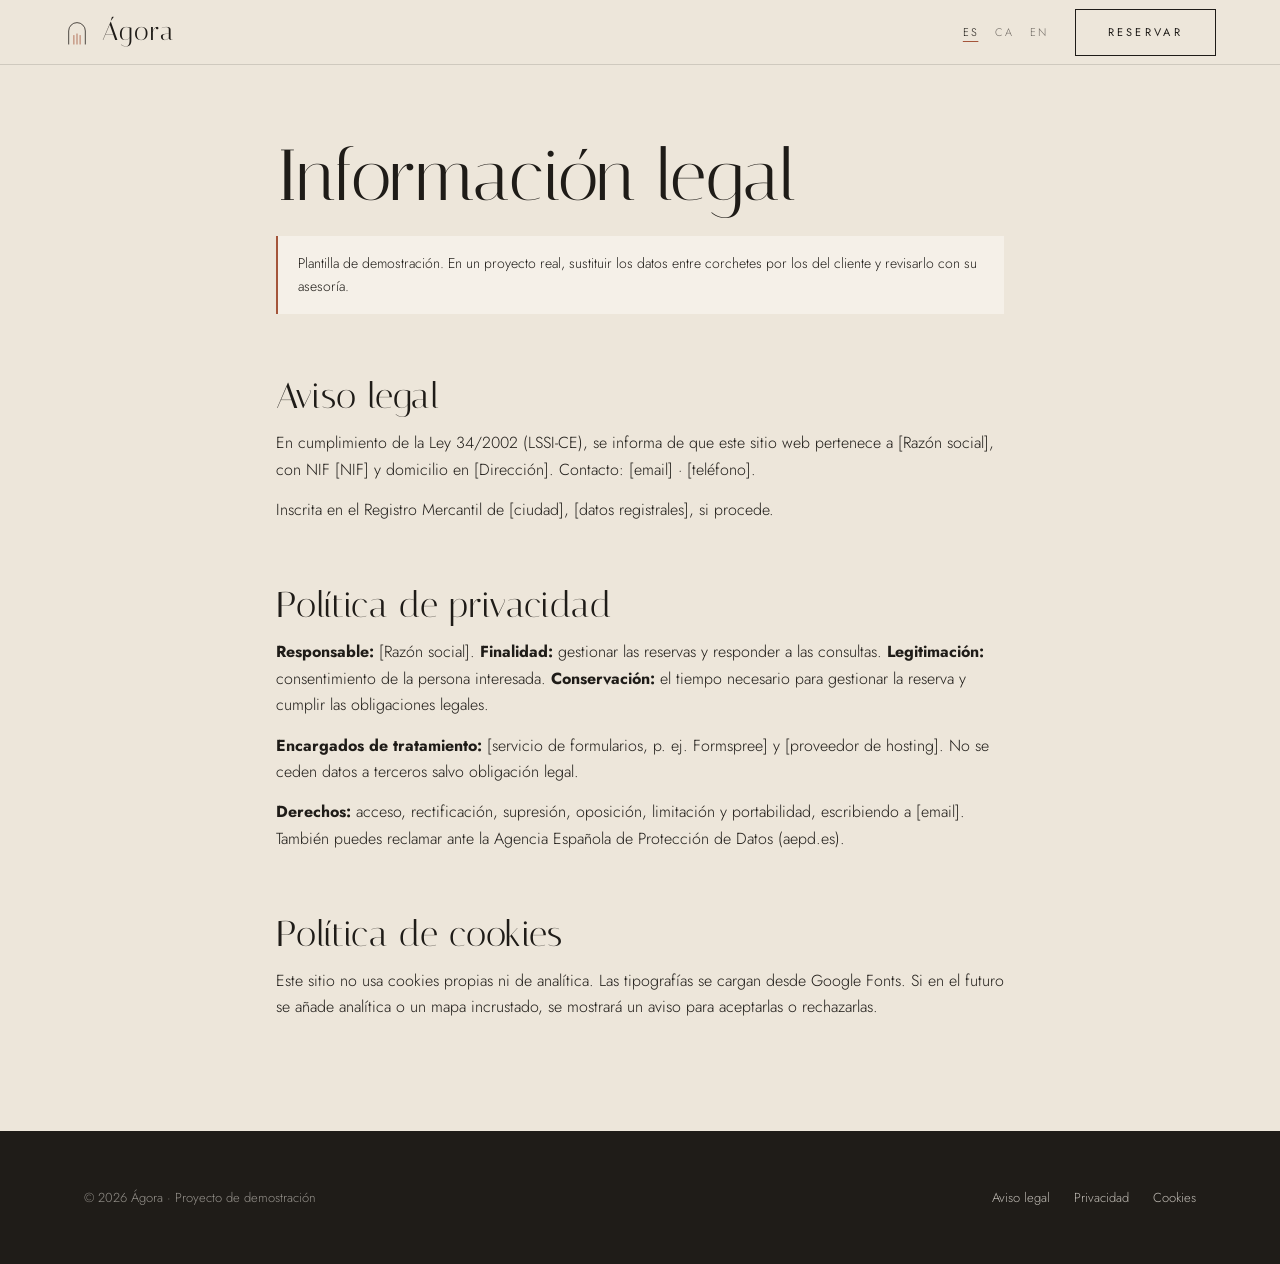
<file: legal.html>
<!doctype html>
<html lang="es">
<head>
<meta charset="utf-8">
<meta name="viewport" content="width=device-width, initial-scale=1">
<title>Aviso legal, privacidad y cookies · Ágora</title>
<meta name="description" content="Aviso legal, política de privacidad y política de cookies del restaurante Ágora.">
<meta name="robots" content="noindex, nofollow">
<link rel="canonical" href="https://bellit.github.io/agora-restaurant/legal.html">
<!--i18n:alternates-->
<link rel="alternate" hreflang="es" href="https://bellit.github.io/agora-restaurant/legal.html">
<link rel="alternate" hreflang="ca" href="https://bellit.github.io/agora-restaurant/ca/legal.html">
<link rel="alternate" hreflang="en" href="https://bellit.github.io/agora-restaurant/en/legal.html">
<link rel="alternate" hreflang="x-default" href="https://bellit.github.io/agora-restaurant/legal.html">
<!--/i18n:alternates-->
<link rel="icon" href="favicon.svg" type="image/svg+xml">
<link rel="preconnect" href="https://fonts.googleapis.com">
<link rel="preconnect" href="https://fonts.gstatic.com" crossorigin>
<link rel="stylesheet" href="https://fonts.googleapis.com/css2?family=Italiana&family=Jost:wght@300;400;500&display=swap" media="print" onload="this.media='all'">
<noscript><link href="https://fonts.googleapis.com/css2?family=Italiana&family=Jost:wght@300;400;500&display=swap" rel="stylesheet"></noscript>
<link rel="stylesheet" href="css/estilos.css">
</head>
<body>
<header class="top solid">
  <a class="brand" href="index.html" aria-label="Ágora, volver al inicio">
    <svg viewBox="0 0 100 100" aria-hidden="true"><path d="M18 98V46a32 32 0 0 1 64 0v52"/><path class="ac" d="M38 98V62M50 98V56M62 98V62"/></svg>
    <span>Ágora</span>
  </a>
  <div class="top-right"><!--i18n:langs--><div class="langs"><a href="legal.html" lang="es" hreflang="es" aria-label="Español" aria-current="true">ES</a><a href="ca/legal.html" lang="ca" hreflang="ca" aria-label="Català">CA</a><a href="en/legal.html" lang="en" hreflang="en" aria-label="English">EN</a></div><!--/i18n:langs--><a class="btn" href="index.html#reservas">Reservar</a></div>
</header>
<main class="doc">
  <h1>Información legal</h1>
  <p class="demo">Plantilla de demostración. En un proyecto real, sustituir los datos entre corchetes por los del cliente y revisarlo con su asesoría.</p>

  <h2 id="aviso">Aviso legal</h2>
  <p>En cumplimiento de la Ley 34/2002 (LSSI-CE), se informa de que este sitio web pertenece a [Razón social], con NIF [NIF] y domicilio en [Dirección]. Contacto: [email] · [teléfono].</p>
  <p>Inscrita en el Registro Mercantil de [ciudad], [datos registrales], si procede.</p>

  <h2 id="privacidad">Política de privacidad</h2>
  <p><strong>Responsable:</strong> [Razón social]. <strong>Finalidad:</strong> gestionar las reservas y responder a las consultas. <strong>Legitimación:</strong> consentimiento de la persona interesada. <strong>Conservación:</strong> el tiempo necesario para gestionar la reserva y cumplir las obligaciones legales.</p>
  <p><strong>Encargados de tratamiento:</strong> [servicio de formularios, p. ej. Formspree] y [proveedor de hosting]. No se ceden datos a terceros salvo obligación legal.</p>
  <p><strong>Derechos:</strong> acceso, rectificación, supresión, oposición, limitación y portabilidad, escribiendo a [email]. También puedes reclamar ante la Agencia Española de Protección de Datos (aepd.es).</p>

  <h2 id="cookies">Política de cookies</h2>
  <p>Este sitio no usa cookies propias ni de analítica. Las tipografías se cargan desde Google Fonts. Si en el futuro se añade analítica o un mapa incrustado, se mostrará un aviso para aceptarlas o rechazarlas.</p>
</main>
<footer class="pie oscuro">
  <div class="wrap pie-in">
    <p>© 2026 Ágora · Proyecto de demostración</p>
    <nav class="legal" aria-label="Legal"><a href="#aviso">Aviso legal</a><a href="#privacidad">Privacidad</a><a href="#cookies">Cookies</a></nav>
  </div>
</footer>
</body>
</html>
</file>
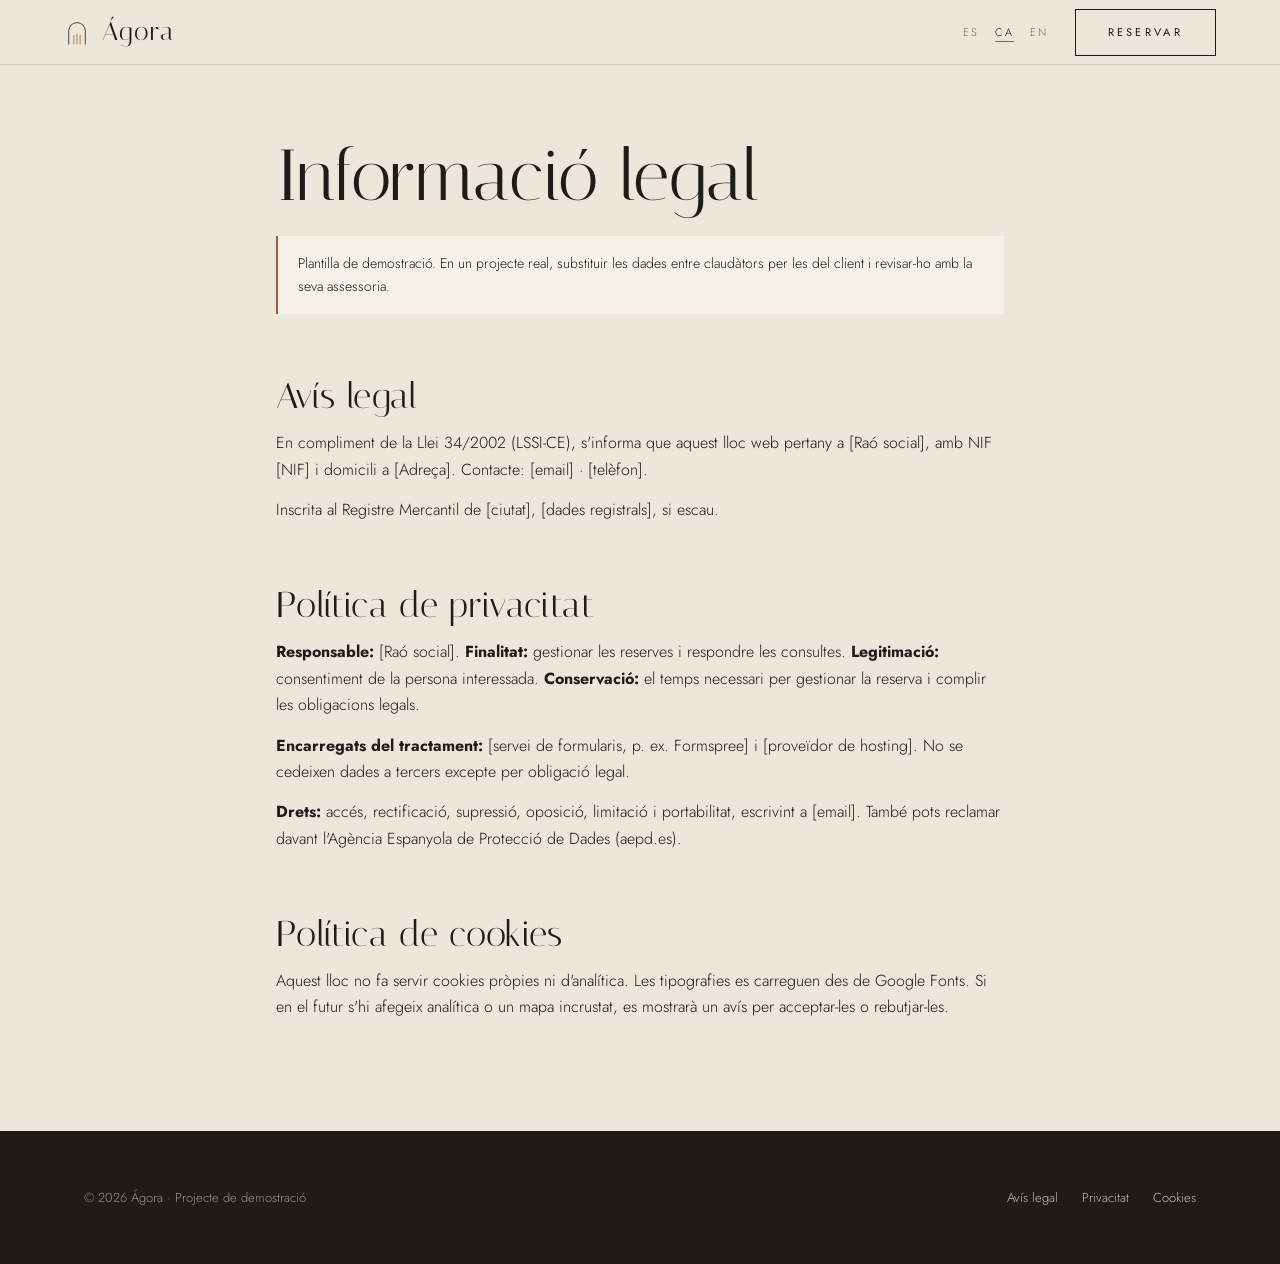
<file: ca/legal.html>
<!doctype html>
<html lang="ca">
<head>
<meta charset="utf-8">
<meta name="viewport" content="width=device-width, initial-scale=1">
<title>Avís legal, privacitat i cookies · Ágora</title>
<meta name="description" content="Avís legal, política de privacitat i política de cookies del restaurant Ágora.">
<meta name="robots" content="noindex, nofollow">
<link rel="canonical" href="https://bellit.github.io/agora-restaurant/ca/legal.html">
<!--i18n:alternates-->
<link rel="alternate" hreflang="es" href="https://bellit.github.io/agora-restaurant/legal.html">
<link rel="alternate" hreflang="ca" href="https://bellit.github.io/agora-restaurant/ca/legal.html">
<link rel="alternate" hreflang="en" href="https://bellit.github.io/agora-restaurant/en/legal.html">
<link rel="alternate" hreflang="x-default" href="https://bellit.github.io/agora-restaurant/legal.html">
<!--/i18n:alternates-->
<link rel="icon" href="../favicon.svg" type="image/svg+xml">
<link rel="preconnect" href="https://fonts.googleapis.com">
<link rel="preconnect" href="https://fonts.gstatic.com" crossorigin>
<link rel="stylesheet" href="https://fonts.googleapis.com/css2?family=Italiana&family=Jost:wght@300;400;500&display=swap" media="print" onload="this.media='all'">
<noscript><link href="https://fonts.googleapis.com/css2?family=Italiana&family=Jost:wght@300;400;500&display=swap" rel="stylesheet"></noscript>
<link rel="stylesheet" href="../css/estilos.css">
</head>
<body>
<header class="top solid">
  <a class="brand" href="index.html" aria-label="Ágora, torna a l'inici">
    <svg viewBox="0 0 100 100" aria-hidden="true"><path d="M18 98V46a32 32 0 0 1 64 0v52"/><path class="ac" d="M38 98V62M50 98V56M62 98V62"/></svg>
    <span>Ágora</span>
  </a>
  <div class="top-right"><!--i18n:langs--><div class="langs"><a href="../legal.html" lang="es" hreflang="es" aria-label="Español">ES</a><a href="../ca/legal.html" lang="ca" hreflang="ca" aria-label="Català" aria-current="true">CA</a><a href="../en/legal.html" lang="en" hreflang="en" aria-label="English">EN</a></div><!--/i18n:langs--><a class="btn" href="index.html#reservas">Reservar</a></div>
</header>
<main class="doc">
  <h1>Informació legal</h1>
  <p class="demo">Plantilla de demostració. En un projecte real, substituir les dades entre claudàtors per les del client i revisar-ho amb la seva assessoria.</p>

  <h2 id="aviso">Avís legal</h2>
  <p>En compliment de la Llei 34/2002 (LSSI-CE), s'informa que aquest lloc web pertany a [Raó social], amb NIF [NIF] i domicili a [Adreça]. Contacte: [email] · [telèfon].</p>
  <p>Inscrita al Registre Mercantil de [ciutat], [dades registrals], si escau.</p>

  <h2 id="privacidad">Política de privacitat</h2>
  <p><strong>Responsable:</strong> [Raó social]. <strong>Finalitat:</strong> gestionar les reserves i respondre les consultes. <strong>Legitimació:</strong> consentiment de la persona interessada. <strong>Conservació:</strong> el temps necessari per gestionar la reserva i complir les obligacions legals.</p>
  <p><strong>Encarregats del tractament:</strong> [servei de formularis, p. ex. Formspree] i [proveïdor de hosting]. No se cedeixen dades a tercers excepte per obligació legal.</p>
  <p><strong>Drets:</strong> accés, rectificació, supressió, oposició, limitació i portabilitat, escrivint a [email]. També pots reclamar davant l'Agència Espanyola de Protecció de Dades (aepd.es).</p>

  <h2 id="cookies">Política de cookies</h2>
  <p>Aquest lloc no fa servir cookies pròpies ni d'analítica. Les tipografies es carreguen des de Google Fonts. Si en el futur s'hi afegeix analítica o un mapa incrustat, es mostrarà un avís per acceptar-les o rebutjar-les.</p>
</main>
<footer class="pie oscuro">
  <div class="wrap pie-in">
    <p>© 2026 Ágora · Projecte de demostració</p>
    <nav class="legal" aria-label="Legal"><a href="#aviso">Avís legal</a><a href="#privacidad">Privacitat</a><a href="#cookies">Cookies</a></nav>
  </div>
</footer>
</body>
</html>
</file>
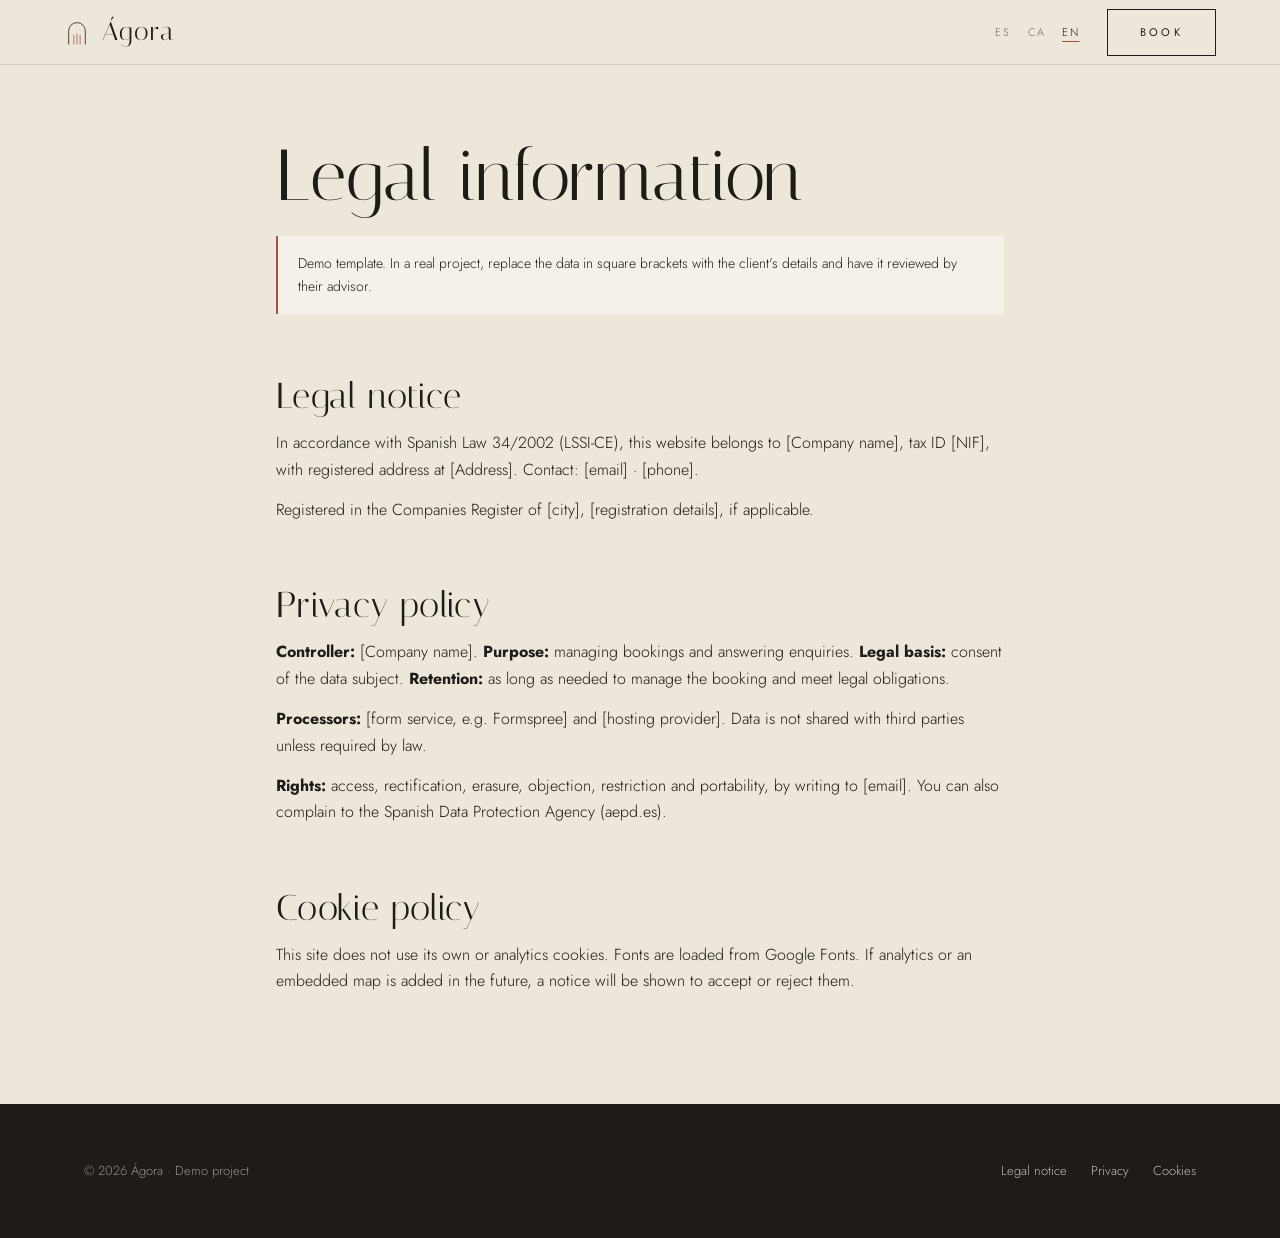
<file: en/legal.html>
<!doctype html>
<html lang="en">
<head>
<meta charset="utf-8">
<meta name="viewport" content="width=device-width, initial-scale=1">
<title>Legal notice, privacy and cookies · Ágora</title>
<meta name="description" content="Legal notice, privacy policy and cookie policy of Ágora restaurant.">
<meta name="robots" content="noindex, nofollow">
<link rel="canonical" href="https://bellit.github.io/agora-restaurant/en/legal.html">
<!--i18n:alternates-->
<link rel="alternate" hreflang="es" href="https://bellit.github.io/agora-restaurant/legal.html">
<link rel="alternate" hreflang="ca" href="https://bellit.github.io/agora-restaurant/ca/legal.html">
<link rel="alternate" hreflang="en" href="https://bellit.github.io/agora-restaurant/en/legal.html">
<link rel="alternate" hreflang="x-default" href="https://bellit.github.io/agora-restaurant/legal.html">
<!--/i18n:alternates-->
<link rel="icon" href="../favicon.svg" type="image/svg+xml">
<link rel="preconnect" href="https://fonts.googleapis.com">
<link rel="preconnect" href="https://fonts.gstatic.com" crossorigin>
<link rel="stylesheet" href="https://fonts.googleapis.com/css2?family=Italiana&family=Jost:wght@300;400;500&display=swap" media="print" onload="this.media='all'">
<noscript><link href="https://fonts.googleapis.com/css2?family=Italiana&family=Jost:wght@300;400;500&display=swap" rel="stylesheet"></noscript>
<link rel="stylesheet" href="../css/estilos.css">
</head>
<body>
<header class="top solid">
  <a class="brand" href="index.html" aria-label="Ágora, back to home">
    <svg viewBox="0 0 100 100" aria-hidden="true"><path d="M18 98V46a32 32 0 0 1 64 0v52"/><path class="ac" d="M38 98V62M50 98V56M62 98V62"/></svg>
    <span>Ágora</span>
  </a>
  <div class="top-right"><!--i18n:langs--><div class="langs"><a href="../legal.html" lang="es" hreflang="es" aria-label="Español">ES</a><a href="../ca/legal.html" lang="ca" hreflang="ca" aria-label="Català">CA</a><a href="../en/legal.html" lang="en" hreflang="en" aria-label="English" aria-current="true">EN</a></div><!--/i18n:langs--><a class="btn" href="index.html#reservas">Book</a></div>
</header>
<main class="doc">
  <h1>Legal information</h1>
  <p class="demo">Demo template. In a real project, replace the data in square brackets with the client's details and have it reviewed by their advisor.</p>

  <h2 id="aviso">Legal notice</h2>
  <p>In accordance with Spanish Law 34/2002 (LSSI-CE), this website belongs to [Company name], tax ID [NIF], with registered address at [Address]. Contact: [email] · [phone].</p>
  <p>Registered in the Companies Register of [city], [registration details], if applicable.</p>

  <h2 id="privacidad">Privacy policy</h2>
  <p><strong>Controller:</strong> [Company name]. <strong>Purpose:</strong> managing bookings and answering enquiries. <strong>Legal basis:</strong> consent of the data subject. <strong>Retention:</strong> as long as needed to manage the booking and meet legal obligations.</p>
  <p><strong>Processors:</strong> [form service, e.g. Formspree] and [hosting provider]. Data is not shared with third parties unless required by law.</p>
  <p><strong>Rights:</strong> access, rectification, erasure, objection, restriction and portability, by writing to [email]. You can also complain to the Spanish Data Protection Agency (aepd.es).</p>

  <h2 id="cookies">Cookie policy</h2>
  <p>This site does not use its own or analytics cookies. Fonts are loaded from Google Fonts. If analytics or an embedded map is added in the future, a notice will be shown to accept or reject them.</p>
</main>
<footer class="pie oscuro">
  <div class="wrap pie-in">
    <p>© 2026 Ágora · Demo project</p>
    <nav class="legal" aria-label="Legal"><a href="#aviso">Legal notice</a><a href="#privacidad">Privacy</a><a href="#cookies">Cookies</a></nav>
  </div>
</footer>
</body>
</html>
</file>
<file: css/estilos.css>
/* =========================================================
   Ágora · estilo «Piedra» (mediterráneo)
   Índice:
   1. Variables          6. Inicio: cocina, carta, espacio, reservas
   2. Base               7. Pie
   3. Utilidades         8. Página de carta
   4. Botones            9. Páginas legal y 404
   5. Cabecera, menú, portadas con foto     10. Animaciones e impresión
   ========================================================= */

/* 1. Variables */
:root {
  --caliza: #EDE6DA;
  --lino: #F5F0E8;
  --arcilla: #A4553A;
  --arcilla-txt: #8A432E;     /* más oscura: texto pequeño sobre fondo claro (AA) */
  --arcilla-clara: #D98D6F;   /* texto pequeño sobre fondo oscuro (AA) */
  --olivo: #5C5A3E;
  --tinta: #1F1C18;
  --error: #B3261E;
  --linea: rgba(31, 28, 24, .14);
  --linea-clara: rgba(245, 240, 232, .14);
  --display: "Italiana", "Didot", serif;
  --texto: "Jost", system-ui, sans-serif;
  --gutter: clamp(16px, 5vw, 64px);
  --seccion: clamp(96px, 14vw, 180px);   /* espacio vertical de las secciones */
  --top-h: 64px;                         /* alto de la cabecera fija */
  --ease: cubic-bezier(.2, .7, .2, 1);
}

/* 2. Base */
*, *::before, *::after { box-sizing: border-box; margin: 0; }
html { scroll-behavior: smooth; scroll-padding-top: var(--top-h); }
html:has(.cat-nav) { scroll-padding-top: calc(var(--top-h) + 56px); }
body { background: var(--caliza); color: var(--tinta); font: 300 16px/1.65 var(--texto); -webkit-font-smoothing: antialiased; overflow-x: hidden; }
img, video { display: block; width: 100%; height: 100%; object-fit: cover; }
a { color: inherit; }
ul { padding: 0; list-style: none; }
h1, h2, h3 { font-family: var(--display); font-weight: 400; line-height: 1.1; }
h2 { font-size: clamp(40px, 6.4vw, 84px); line-height: 1; letter-spacing: .01em; }
[hidden] { display: none !important; }
:focus-visible { outline: 1px solid var(--arcilla); outline-offset: 4px; }

/* 3. Utilidades */
.wrap { max-width: 1240px; margin: 0 auto; padding: 0 var(--gutter); }
.sr { position: absolute; width: 1px; height: 1px; overflow: hidden; clip: rect(0 0 0 0); white-space: nowrap; }
.skip { position: absolute; left: 16px; top: -60px; z-index: 50; background: var(--tinta); color: var(--lino); padding: 10px 16px; font-size: 14px; }
.skip:focus { top: 12px; }
.num { font-size: 11px; font-weight: 400; letter-spacing: .32em; text-transform: uppercase; color: var(--arcilla-txt); margin-bottom: 20px; }
.eyebrow { font-size: 12px; letter-spacing: .4em; text-transform: uppercase; margin-bottom: 14px; }
.oscuro { background: var(--tinta); color: var(--lino); }
.oscuro .num { color: var(--arcilla-clara); }
.precio { font: 400 72px/1 var(--display); }
.precio span { font-size: 28px; margin-left: 4px; }
@media (max-width: 480px) { .eyebrow { font-size: 10.5px; letter-spacing: .24em; } }

/* 4. Botones */
.btn { display: inline-block; font: 400 11px/1 var(--texto); letter-spacing: .3em; text-transform: uppercase; text-decoration: none;
       padding: 17px 32px; border: 1px solid currentColor; background: none; color: inherit; cursor: pointer;
       transition: background .4s var(--ease), color .4s var(--ease), border-color .4s var(--ease); }
.btn-solid { background: var(--arcilla); border-color: var(--arcilla); color: var(--lino); }
.btn-solid:hover, .btn-solid:focus-visible { background: var(--tinta); border-color: var(--tinta); }
.btn-line:hover, .btn-line:focus-visible { background: var(--lino); color: var(--tinta); border-color: var(--lino); }   /* sobre fondo oscuro */
.top.solid .btn:hover, .top.solid .btn:focus-visible { background: var(--tinta); color: var(--lino); border-color: var(--tinta); }   /* sobre fondo claro */

/* 5. Cabecera */
.top { position: fixed; inset: 0 0 auto; z-index: 20; display: flex; align-items: center; justify-content: space-between;
       height: calc(var(--top-h) + 12px); padding: 0 var(--gutter); color: var(--lino); transition: background .5s var(--ease), color .5s var(--ease), height .5s var(--ease); }
.top.solid { height: var(--top-h); background: rgba(237, 230, 218, .94); backdrop-filter: blur(10px); color: var(--tinta); box-shadow: 0 1px 0 var(--linea); }
.top-right { display: flex; align-items: center; gap: 20px; }
.brand { display: flex; align-items: center; gap: 12px; text-decoration: none; }
.brand svg { width: 26px; height: 26px; fill: none; stroke: currentColor; stroke-width: 3; }
.brand span { font-family: var(--display); font-size: 26px; letter-spacing: .08em; }
svg .ac { stroke: var(--arcilla); }

.menu { display: flex; align-items: center; gap: clamp(20px, 3vw, 44px); font-size: 12px; letter-spacing: .24em; text-transform: uppercase; }
.menu > a:not(.btn) { text-decoration: none; padding: 8px 0; background: linear-gradient(currentColor, currentColor) 0 100% / 0 1px no-repeat; transition: background-size .4s var(--ease); }
.menu > a:not(.btn):hover { background-size: 100% 1px; }
.menu .btn { padding: 13px 22px; }
.menu-btn { display: none; }

.langs { display: flex; gap: 2px; font-size: 11px; letter-spacing: .16em; }
.langs a { display: grid; place-items: center; min-width: 32px; min-height: 32px; text-decoration: none; opacity: .6; transition: opacity .3s; }
.langs a:hover, .langs a[aria-current] { opacity: 1; }
.langs a[aria-current] { text-decoration: underline var(--arcilla); text-underline-offset: 5px; }

@media (max-width: 760px) {
  .menu-btn { display: grid; place-content: center; gap: 7px; width: 44px; height: 44px; background: none; border: 0; color: inherit; cursor: pointer; z-index: 2; }
  .menu-btn span { width: 24px; height: 1px; background: currentColor; transition: transform .4s var(--ease); }
  .menu-btn[aria-expanded="true"] span:first-child { transform: translateY(4px) rotate(45deg); }
  .menu-btn[aria-expanded="true"] span:last-child { transform: translateY(-4px) rotate(-45deg); }
  .menu { position: fixed; inset: 0; flex-direction: column; justify-content: center; gap: 32px; background: var(--tinta); color: var(--lino);
          opacity: 0; visibility: hidden; transition: opacity .4s var(--ease), visibility .4s; }
  .menu.open { opacity: 1; visibility: visible; }
  .menu > a:not(.btn) { font-family: var(--display); font-size: 40px; letter-spacing: .04em; text-transform: none; }
  .menu .langs { gap: 12px; font-size: 13px; }
  .menu .langs a { min-width: 44px; min-height: 44px; }
  .menu-open { overflow: hidden; }
  .menu-open .top { color: var(--lino); background: none; box-shadow: none; backdrop-filter: none; }
}
/* Cabecera con selector y botón (página legal): en móvil estrecho solo queda el símbolo del logo */
@media (max-width: 480px) {
  .top-right { gap: 8px; }
  .top-right .btn { padding: 12px 14px; letter-spacing: .2em; }
  .top:has(.top-right) .brand span { display: none; }
}

/* Portadas con foto o vídeo a pantalla completa (inicio, carta, 404) */
.cover { position: relative; display: grid; place-items: center; overflow: hidden; color: var(--lino); text-align: center; }
.cover > img, .cover-media { position: absolute; inset: 0; }
.cover > img, .cover-media img { animation: zoom 26s var(--ease) both; }
.cover::after { content: ""; position: absolute; inset: 0; background: var(--velo, rgba(20, 16, 12, .5)); }
.cover-in { position: relative; z-index: 1; display: grid; justify-items: center; gap: 20px; padding: 0 16px; }

.hero { height: 100svh; min-height: 560px; --velo: linear-gradient(rgba(20,16,12,.45), rgba(20,16,12,.35) 40%, rgba(20,16,12,.7)); }
.hero-video { position: absolute; inset: 0; opacity: 0; transition: opacity 1.6s var(--ease); }
.hero-video.on { opacity: 1; }
.hero-mark { width: clamp(64px, 9vw, 92px); fill: none; stroke: currentColor; stroke-width: 1.2; }
.hero-mark .ac { stroke: var(--arcilla-clara); }
.hero h1 { font-size: clamp(76px, 16vw, 200px); line-height: 1; letter-spacing: .04em; padding: .06em 0 .26em; } /* padding: hueco para el acento y la cola de la «g» de Italiana */
.scroll { position: absolute; z-index: 1; bottom: 28px; left: 50%; translate: -50% 0; width: 1px; height: 56px; overflow: hidden; }
.scroll span { position: absolute; inset: 0; background: var(--lino); animation: drip 2.4s var(--ease) infinite; }
.video-btn { position: absolute; z-index: 2; right: var(--gutter); bottom: 24px; display: grid; place-items: center; width: 44px; height: 44px;
             border: 1px solid rgba(245,240,232,.45); border-radius: 50%; background: rgba(20,16,12,.2); color: var(--lino); cursor: pointer;
             transition: background .3s var(--ease), border-color .3s var(--ease); }
.video-btn:hover { background: rgba(20,16,12,.5); border-color: var(--lino); }
.video-btn svg { width: 16px; height: 16px; fill: none; stroke: currentColor; stroke-width: 1.6; stroke-linejoin: round; }
.video-btn .i-play { fill: currentColor; stroke: none; }
.video-btn:not(.paused) .i-play, .video-btn.paused .i-pause { display: none; }

/* 6. Inicio · 01 Cocina */
.cocina, .carta, .espacio { padding: var(--seccion) 0; }
.cocina-grid { display: grid; grid-template-columns: 5fr 1fr 5fr; align-items: center; row-gap: 40px; }
.cocina-a { grid-column: 1; grid-row: 1 / 3; aspect-ratio: 4 / 5; overflow: hidden; }
.cocina-txt { grid-column: 3; }
.cocina-b { grid-column: 3; aspect-ratio: 4 / 3; width: 72%; justify-self: end; overflow: hidden; }
.lead { font-size: clamp(17px, 1.6vw, 20px); max-width: 32ch; margin-top: 28px; }
.pilares { display: flex; gap: clamp(18px, 4vw, 48px); margin-top: 40px; padding-top: 28px; border-top: 1px solid var(--linea); }
.pilares strong { display: block; font: 400 clamp(24px, 2.4vw, 28px)/1.1 var(--display); }
.pilares span { font-size: 13px; color: var(--olivo); }
@media (max-width: 860px) {
  .cocina-grid { grid-template-columns: 1fr; }
  .cocina-a, .cocina-txt, .cocina-b { grid-column: 1; grid-row: auto; }
  .cocina-txt { order: -1; }
  .cocina-b { position: relative; width: 64%; margin-top: -120px; border: 8px solid var(--caliza); }
}

/* Inicio · 02 Carta (resumen) */
.carta-head { margin-bottom: clamp(40px, 6vw, 72px); }
.platos { display: grid; grid-template-columns: repeat(3, 1fr); gap: clamp(8px, 1.4vw, 20px); }
.plato { position: relative; aspect-ratio: 4 / 5; overflow: hidden; }
.plato:nth-child(2) { margin-top: clamp(0px, 6vw, 72px); }
.plato figcaption { position: absolute; inset: auto 0 0; padding: 48px 20px 20px; font: 400 24px/1.1 var(--display); background: linear-gradient(transparent, rgba(20,16,12,.7)); }
.plato img, .mosaico img { transition: transform 1.4s var(--ease); }
.plato:hover img, .mosaico figure:hover img { transform: scale(1.05); }
.menus { display: grid; grid-template-columns: 1fr 1fr .8fr; gap: clamp(32px, 5vw, 72px); margin-top: clamp(64px, 8vw, 112px); align-items: start; }
.menu-list h3 { font-size: 28px; margin-bottom: 20px; }
.menu-list dl div { display: flex; justify-content: space-between; gap: 16px; padding: 14px 0; border-bottom: 1px solid var(--linea-clara); font-size: 15px; }
.menu-list dd { font-variant-numeric: tabular-nums; opacity: .7; }
.degustacion { border: 1px solid rgba(245,240,232,.25); padding: 32px; text-align: center; }
.degustacion .num { margin-bottom: 8px; }
.degustacion p:last-child { font-size: 14px; opacity: .75; margin-top: 12px; }
.carta-cta { display: flex; flex-wrap: wrap; align-items: center; justify-content: space-between; gap: 20px; margin-top: 56px; padding-top: 32px; border-top: 1px solid var(--linea-clara); }
.aviso { font-size: 13px; opacity: .55; }
@media (max-width: 900px) { .menus { grid-template-columns: 1fr; } }
@media (max-width: 760px) {
  .platos { grid-template-columns: none; grid-auto-flow: column; grid-auto-columns: 78%; overflow-x: auto; scroll-snap-type: x mandatory;
            margin: 0 calc(var(--gutter) * -1); padding: 0 var(--gutter); scrollbar-width: none; }
  .platos::-webkit-scrollbar { display: none; }
  .plato { scroll-snap-align: center; }
  .plato:nth-child(2) { margin-top: 0; }
}

/* Inicio · 03 Espacio */
.espacio-head { text-align: center; margin-bottom: clamp(40px, 6vw, 72px); }
.mosaico { display: grid; grid-template-columns: repeat(12, 1fr); grid-auto-rows: clamp(120px, 15vw, 210px); gap: clamp(8px, 1.2vw, 16px); }
.mosaico figure { position: relative; overflow: hidden; }
.mosaico figcaption { position: absolute; left: 16px; bottom: 14px; color: var(--lino); font-size: 11px; letter-spacing: .3em; text-transform: uppercase; text-shadow: 0 1px 12px rgba(0,0,0,.5); }
.m1 { grid-column: 1 / 9; grid-row: span 3; }
.m2, .m3 { grid-column: 9 / 13; grid-row: span 2; }
.m4 { grid-column: 1 / 9; }
@media (max-width: 760px) {
  .mosaico { grid-template-columns: 1fr 1fr; grid-auto-rows: 44vw; }
  .m1 { grid-column: 1 / -1; grid-row: span 2; }
  .m2, .m3 { grid-column: auto; grid-row: auto; }
  .m4 { grid-column: 1 / -1; }
}

/* Inicio · 04 Reservas */
.reservas { display: grid; grid-template-columns: 1fr 1fr; background: var(--lino); }
.reservas-foto { position: relative; }
.reservas-foto img { position: absolute; inset: 0; }
.reservas-in { padding: clamp(72px, 9vw, 128px) var(--gutter); max-width: 680px; }
.reservas h2 { margin-bottom: 40px; }
.form { display: grid; gap: 18px; }
.f-row { display: grid; grid-template-columns: 1.3fr 1fr 1fr; gap: 16px; }
.f-row.f-2 { grid-template-columns: 1fr 1fr; }
.form label { display: grid; gap: 6px; font-size: 11px; letter-spacing: .2em; text-transform: uppercase; color: var(--olivo); }
.form .opt { text-transform: none; letter-spacing: 0; }
.form :is(input, select, textarea) { width: 100%; min-height: 44px; padding: 10px 0; font: 300 16px/1.4 var(--texto); color: var(--tinta);
  background: transparent; border: 0; border-bottom: 1px solid rgba(31,28,24,.3); border-radius: 0; transition: border-color .3s; }
.form textarea { resize: vertical; }
.form :is(input, select, textarea):focus { outline: none; border-color: var(--arcilla); }
.form [aria-invalid="true"] { border-color: var(--error); }
.form .check { display: flex; align-items: flex-start; gap: 12px; font-size: 14px; letter-spacing: 0; text-transform: none; color: var(--tinta); }
.form .check input { flex: none; width: 18px; height: 18px; min-height: 0; margin-top: 3px; accent-color: var(--arcilla); }
.form .btn { justify-self: start; margin-top: 8px; }
.hp { position: absolute; left: -9999px; }
.form-msg { font-size: 15px; min-height: 1.5em; }
.form-msg.ok { color: var(--olivo); }
.form-msg.err { color: var(--error); }
.datos { display: grid; grid-template-columns: repeat(3, 1fr); gap: 24px; margin-top: 64px; padding-top: 32px; border-top: 1px solid var(--linea); font-size: 14px; }
.datos h3 { font-size: 22px; margin-bottom: 10px; }
.datos a { text-decoration-color: rgba(31,28,24,.3); text-underline-offset: 3px; }
@media (max-width: 960px) {
  .reservas { grid-template-columns: 1fr; }
  .reservas-foto { height: 48vw; min-height: 240px; }
  .reservas-in { max-width: none; }
}
@media (max-width: 560px) {
  .f-row, .f-row.f-2 { grid-template-columns: 1fr 1fr; }
  .f-row label:first-child, .f-row.f-2 label { grid-column: 1 / -1; }
  .datos { grid-template-columns: 1fr; }
}

/* 7. Pie */
.pie { padding: 56px 0; font-size: 13px; }
.pie-in { display: flex; flex-wrap: wrap; align-items: center; justify-content: space-between; gap: 24px; }
.legal { display: flex; flex-wrap: wrap; gap: 24px; }
.legal a { text-decoration: none; opacity: .75; }
.legal a:hover { opacity: 1; }
.pie p { opacity: .55; }

/* 8. Página de carta */
.carta-hero { height: clamp(340px, 52vh, 520px); place-items: end center; --velo: linear-gradient(rgba(20,16,12,.35), rgba(20,16,12,.72)); }
.carta-hero .cover-in { gap: 0; padding-bottom: clamp(40px, 7vw, 72px); }
.carta-hero h1 { font-size: clamp(64px, 12vw, 140px); line-height: .9; }

.cat-nav { position: sticky; top: var(--top-h); z-index: 10; background: rgba(237,230,218,.96); backdrop-filter: blur(10px); border-bottom: 1px solid var(--linea); }
.cat-nav-in { display: flex; gap: clamp(20px, 3vw, 40px); max-width: 1240px; margin: 0 auto; padding: 0 var(--gutter); overflow-x: auto; scrollbar-width: none; }
.cat-nav-in::-webkit-scrollbar { display: none; }
.cat-nav a { flex: none; padding: 16px 0 14px; font-size: 11px; letter-spacing: .24em; text-transform: uppercase; text-decoration: none; color: var(--olivo);
             border-bottom: 1px solid transparent; transition: color .3s, border-color .3s; }
.cat-nav a:hover, .cat-nav a.active { color: var(--tinta); border-color: var(--arcilla); }

.carta-body { display: grid; grid-template-columns: 280px 1fr; align-items: start; gap: clamp(40px, 6vw, 96px); padding-top: clamp(48px, 7vw, 96px); padding-bottom: clamp(80px, 10vw, 140px); }
.filtro { position: sticky; top: calc(var(--top-h) + 80px); }
.filtro-box summary { display: flex; align-items: baseline; gap: 12px; padding-bottom: 14px; border-bottom: 1px solid var(--linea); cursor: pointer; list-style: none; }
.filtro-box summary::-webkit-details-marker { display: none; }
.filtro-box summary h2 { font-size: 30px; }
.filtro-box summary::after { content: "+"; font-size: 20px; color: var(--arcilla-txt); }
.filtro-box[open] summary::after { content: "–"; }
.filtro-count { margin-left: auto; font-size: 12px; color: var(--arcilla-txt); }
.filtro-txt { font-size: 14px; color: var(--olivo); margin: 16px 0; }
.f-chips { display: grid; gap: 2px; }
.f-chip { display: flex; align-items: center; gap: 12px; min-height: 40px; padding: 4px 8px 4px 0; background: none; border: 0;
          font: 300 14px/1.2 var(--texto); color: var(--tinta); text-align: left; cursor: pointer; transition: color .3s; }
.f-chip:hover { color: var(--arcilla-txt); }
.f-chip[aria-pressed="true"] { color: var(--arcilla-txt); text-decoration: line-through var(--arcilla); }
.f-chip[aria-pressed="true"] .al { background: var(--arcilla); border-color: var(--arcilla); color: var(--lino); }
.f-clear { margin-top: 14px; padding: 8px 0; background: none; border: 0; font: 400 11px/1 var(--texto); letter-spacing: .24em; text-transform: uppercase;
           color: var(--arcilla-txt); text-decoration: underline; text-underline-offset: 4px; cursor: pointer; }
.al { display: inline-grid; place-items: center; flex: none; width: 26px; height: 26px; border: 1px solid rgba(31,28,24,.35); border-radius: 50%;
      font: 500 9px/1 var(--texto); letter-spacing: .04em; color: var(--tinta); transition: background .3s, color .3s, border-color .3s; }

.cat { margin-bottom: clamp(56px, 7vw, 88px); }
.cat-head { display: flex; flex-wrap: wrap; align-items: baseline; justify-content: space-between; gap: 6px 24px; margin-bottom: 12px; }
.cat-head h2 { font-size: clamp(40px, 5vw, 60px); }
.cat-head p, .desc, .als-none, .cat-empty { color: var(--olivo); }
.cat-head p { font-size: 13px; }
.dish { padding: 22px 0; border-bottom: 1px solid var(--linea); }
.dish-top { display: flex; align-items: baseline; gap: 14px; }
.dish h3 { font-size: clamp(22px, 2.4vw, 27px); line-height: 1.15; }
.dots { flex: 1; min-width: 20px; border-bottom: 1px dotted rgba(31,28,24,.3); transform: translateY(-5px); }
.price { font-size: 17px; font-variant-numeric: tabular-nums; white-space: nowrap; }
.price small { font-size: 12px; margin-left: 2px; opacity: .7; }
.desc { font-size: 14.5px; margin-top: 4px; }
.als { display: flex; flex-wrap: wrap; gap: 6px; margin-top: 12px; }
.als-none { font-size: 12px; margin-top: 10px; letter-spacing: .04em; }
.cat-empty { font-size: 14px; padding: 20px 0; font-style: italic; }

.degus { text-align: center; padding: clamp(48px, 7vw, 80px) 24px; margin-bottom: 64px; }
.degus h2 { font-size: clamp(34px, 4.6vw, 54px); }
.degus .precio { margin: 20px 0 12px; }
.degus p:not(.num, .precio) { font-size: 14.5px; opacity: .8; margin-bottom: 28px; }
.al-info { max-width: 62ch; font-size: 14px; color: var(--olivo); }
.al-info h2 { font-size: 30px; color: var(--tinta); margin-bottom: 14px; }
.al-info p + p { margin-top: 10px; }

@media (max-width: 900px) {
  .carta-body { grid-template-columns: 1fr; }
  .filtro { position: static; margin: 0 calc(var(--gutter) * -1); padding: 18px var(--gutter) 8px; background: var(--lino); }
  .filtro-box summary { border-bottom: 0; padding-bottom: 10px; }
  .filtro-box summary h2 { font-size: 26px; }
  .f-chips { grid-template-columns: 1fr 1fr; padding-bottom: 8px; }
}
@media (max-width: 380px) { .f-chips { grid-template-columns: 1fr; } }

/* 9. Página legal */
.doc { max-width: 760px; margin: 0 auto; padding: calc(var(--top-h) + 76px) 16px 96px; }
.doc h1 { font-size: clamp(44px, 7vw, 72px); line-height: 1; margin-bottom: 24px; }
.doc h2 { font-size: 36px; margin: 64px 0 16px; }
.doc p { margin-bottom: 14px; }
.doc .demo { background: var(--lino); border-left: 2px solid var(--arcilla); padding: 16px 20px; font-size: 14px; }

/* Página 404 */
.p404 { min-height: 100svh; --velo: rgba(20, 16, 12, .66); }
.p404 .cover-in { padding: 96px 16px 64px; }
.p404 .code { font-family: var(--display); font-size: clamp(120px, 26vw, 260px); line-height: .8; letter-spacing: .04em; }
.p404 h1 { font-size: clamp(32px, 5vw, 52px); line-height: 1.05; }
.p404 p { max-width: 36ch; opacity: .85; }
.acciones { display: flex; flex-wrap: wrap; justify-content: center; gap: 12px; margin-top: 12px; }
.otros { font-size: 13px; margin-top: 8px; }
.otros a { text-underline-offset: 4px; }

/* 10. Animaciones */
@keyframes zoom { from { transform: scale(1.14); } to { transform: scale(1); } }
@keyframes drip { 0% { transform: translateY(-100%); } 60%, 100% { transform: translateY(100%); } }
.js .reveal { opacity: 0; transform: translateY(28px); transition: opacity 1.1s var(--ease), transform 1.1s var(--ease); }
.js .reveal.in { opacity: 1; transform: none; }
@media (prefers-reduced-motion: reduce) {
  html { scroll-behavior: auto; }
  *, *::before, *::after { animation: none !important; transition: none !important; }
  .js .reveal { opacity: 1; transform: none; }
}

/* Carta impresa */
@media print {
  .top, .cat-nav, .filtro, .carta-hero, .degus .btn, .pie, .skip { display: none !important; }
  body { background: #fff; }
  .carta-body { display: block; padding: 0; }
  .dish { break-inside: avoid; padding: 10px 0; }
}
</file>
